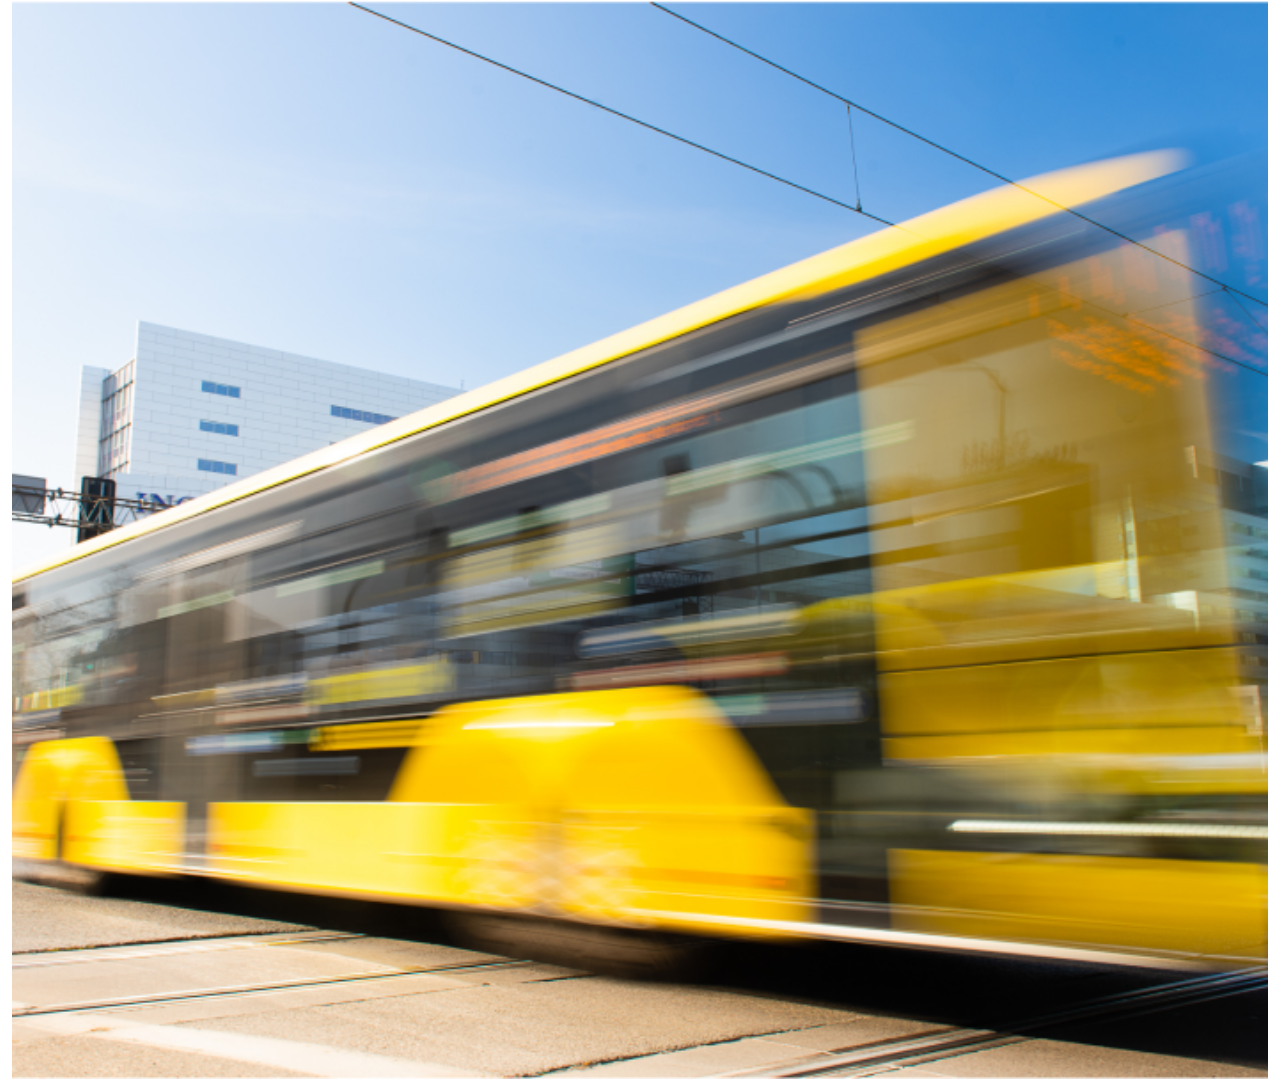
<file: kontakt.html>
<!DOCTYPE html>
<html lang="en">
<head>
  <meta charset="UTF-8">
  <meta name="viewport" content="width=device-width, initial-scale=1.0">
  <link rel="icon" type="image/x-icon" href="logo.png">
  <title>NIE OFICJALNA STRONA GZM | GZM</title>

  <link href="https://cdn.jsdelivr.net/npm/bootstrap@5.3.0-alpha1/dist/css/bootstrap.min.css" rel="stylesheet">
  <link rel="stylesheet" href="https://cdnjs.cloudflare.com/ajax/libs/font-awesome/4.7.0/css/font-awesome.min.css">
  <link rel="stylesheet" href="style.css">
</head>
<body>

<div class="container-fluid">
    <div class="row">


<form method="post" action="kontakt.php">

</form>
<img src="form.png" class="img-fluid rounded"> 

</div>
</div>
<script src="script.js"></script>
<script src="https://cdn.jsdelivr.net/npm/@popperjs/core@2.11.6/dist/umd/popper.min.js"></script>
<script src="https://cdn.jsdelivr.net/npm/bootstrap@5.3.0-alpha1/dist/js/bootstrap.min.js"></script>
</body>
</html>
</file>
<file: style.css>
.form-select{
    width:fit-content;
    margin:60px auto !important;
}
footer{
    height:76px;
    box-shadow: 0 0 1rem 0.40rem rgba(var(--bs-body-color-rgb),0.15) !important;    
    display: block;
    unicode-bidi: isolate;
    color:green;
}

.py-3 {
    padding-top: 1rem !important;
}

.my-4 {
    margin-top: 1.5rem !important;
}
.align-items-center {
    align-items: center !important;
}
.justify-content-between {
    justify-content: space-between !important;
}
.flex-wrap {
    flex-wrap: wrap !important;
}

.d-flex {
    display: flex !important;
}

.bus-card{
background-color:rgb(224, 224, 224);
border-radius: 20px;
padding:15px 30px;

}

.title-bus{
font-size:50px;
font-weight: 700;
text-transform: uppercase;
}
.bus-line{
margin:0 0 20px 0;
font-weight: 500;
}
.bus-number{
    position:absolute;
    margin-top:30px;
    padding:1px 20px;
    color:white !important;
    font-weight: 700;
    font-size:20px;
}

.title-escription{
    margin:20px auto;
    font-size:larger;
    font-weight: 600;
}
.bus{
font-weight: bolder;

}
</file>
